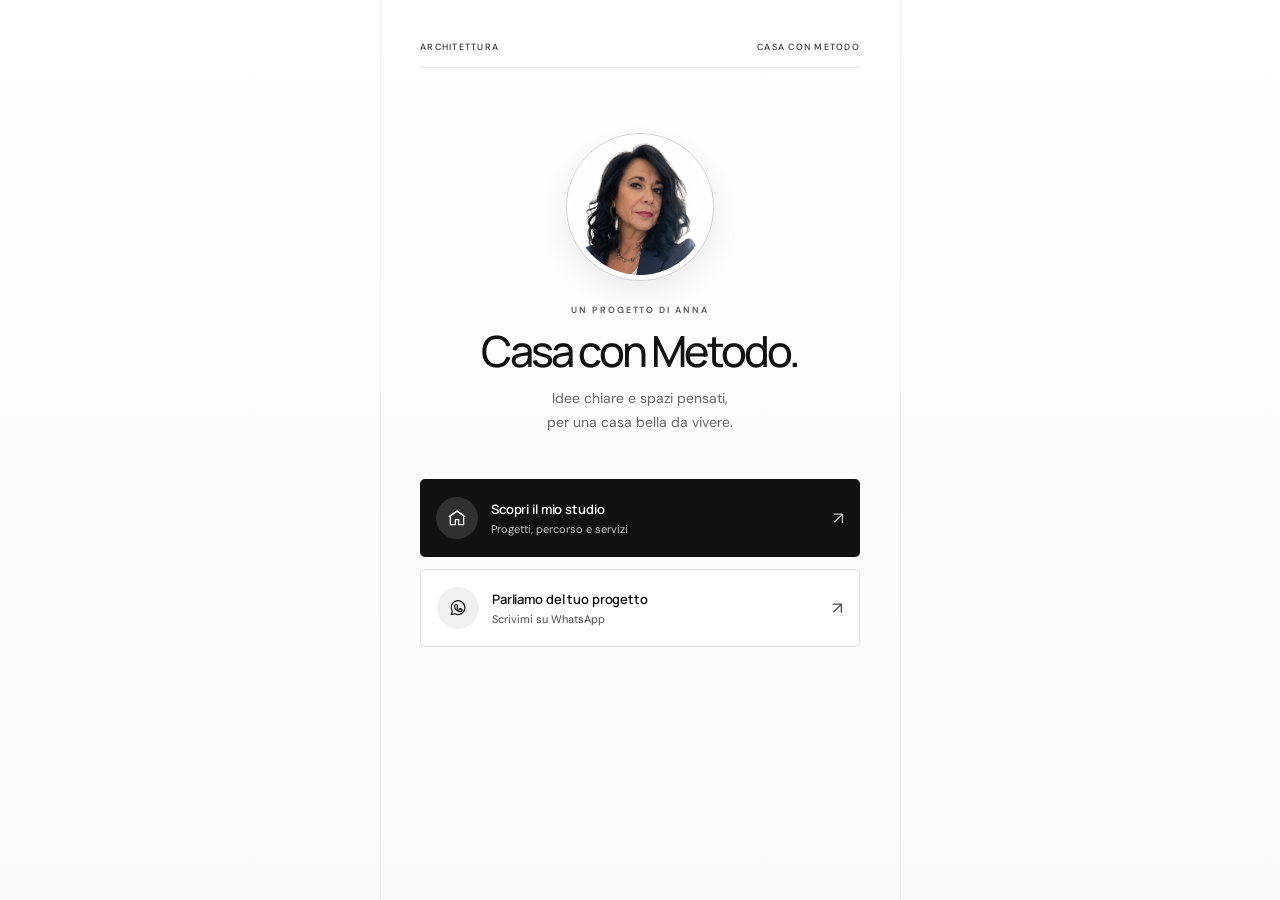
<file: index.html>
<!doctype html>
<html lang="it">
<head>
  <meta charset="utf-8">
  <meta name="viewport" content="width=device-width, initial-scale=1">
  <meta name="theme-color" content="#f6f4ee">
  <meta name="description" content="Casa con Metodo — idee e consulenze per progettare una casa bella da vivere.">
  <title>Casa con Metodo — Anna</title>
  <link rel="preconnect" href="https://fonts.googleapis.com">
  <link rel="preconnect" href="https://fonts.gstatic.com" crossorigin>
  <link href="https://fonts.googleapis.com/css2?family=DM+Sans:wght@400;500;600&family=Manrope:wght@400;500;600;700&display=swap" rel="stylesheet">
  <link rel="stylesheet" href="styles.css">
  <script src="config.js" defer></script>
  <script src="app.js" defer></script>
</head>
<body>
  <main class="page-shell">
    <div class="topline"><span class="topline-label">ARCHITETTURA</span><span class="topline-label">CASA CON METODO</span></div>
    <section class="profile" aria-labelledby="brand-name">
      <div class="portrait-frame"><img class="portrait" src="assets/anna-profile.jpg" alt="Anna, architetta e volto di Casa con Metodo"></div>
      <p class="eyebrow">UN PROGETTO DI ANNA</p>
      <h1 id="brand-name">Casa con<br class="mobile-break"> Metodo<span class="period">.</span></h1>
      <p class="intro">Idee chiare e spazi pensati,<br class="desktop-break"> per una casa bella da vivere.</p>
    </section>
    <nav class="links" aria-label="Scopri Casa con Metodo">
      <a class="link-card primary" id="site-link" href="#" target="_blank" rel="noopener noreferrer">
        <span class="link-icon" aria-hidden="true"><svg viewBox="0 0 24 24"><path d="M4 20V9.5L12 4l8 5.5V20h-6v-6h-4v6H4Z"/><path d="M2.5 10.2 12 3.5l9.5 6.7"/></svg></span>
        <span class="link-copy"><strong id="site-label">Scopri il mio studio</strong><small id="site-caption">Progetti, percorso e servizi</small></span>
        <span class="arrow" aria-hidden="true">↗</span>
      </a>
      <a class="link-card secondary" id="whatsapp-link" href="#" target="_blank" rel="noopener noreferrer">
        <span class="link-icon whatsapp" aria-hidden="true"><svg viewBox="0 0 24 24"><path d="M20.2 11.8a8.2 8.2 0 0 1-12.1 7.1L4 20l1.2-4a8.2 8.2 0 1 1 15-4.2Z"/><path d="M9 8.2c.2-.4.4-.4.7-.4h.5c.2 0 .4.1.5.4l.8 1.8c.1.3.1.5-.1.7l-.6.7c-.2.2-.2.4 0 .7.5.8 1.2 1.4 2 1.8.3.1.5.1.7-.1l.8-.9c.2-.2.4-.3.7-.1l1.7.8c.3.1.4.3.4.5 0 .3-.2 1.2-.8 1.7-.5.5-1.2.8-2 .7-1.2-.2-2.7-.9-4.1-2.1-1.1-1-2.1-2.5-2.3-3.6-.2-.9.1-1.7.5-2.2Z"/></svg></span>
        <span class="link-copy"><strong id="contact-label">Parliamo del tuo progetto</strong><small id="contact-caption">Scrivimi su WhatsApp</small></span>
        <span class="arrow" aria-hidden="true">↗</span>
      </a>
    </nav>
  </main>
</body>
</html>
</file>
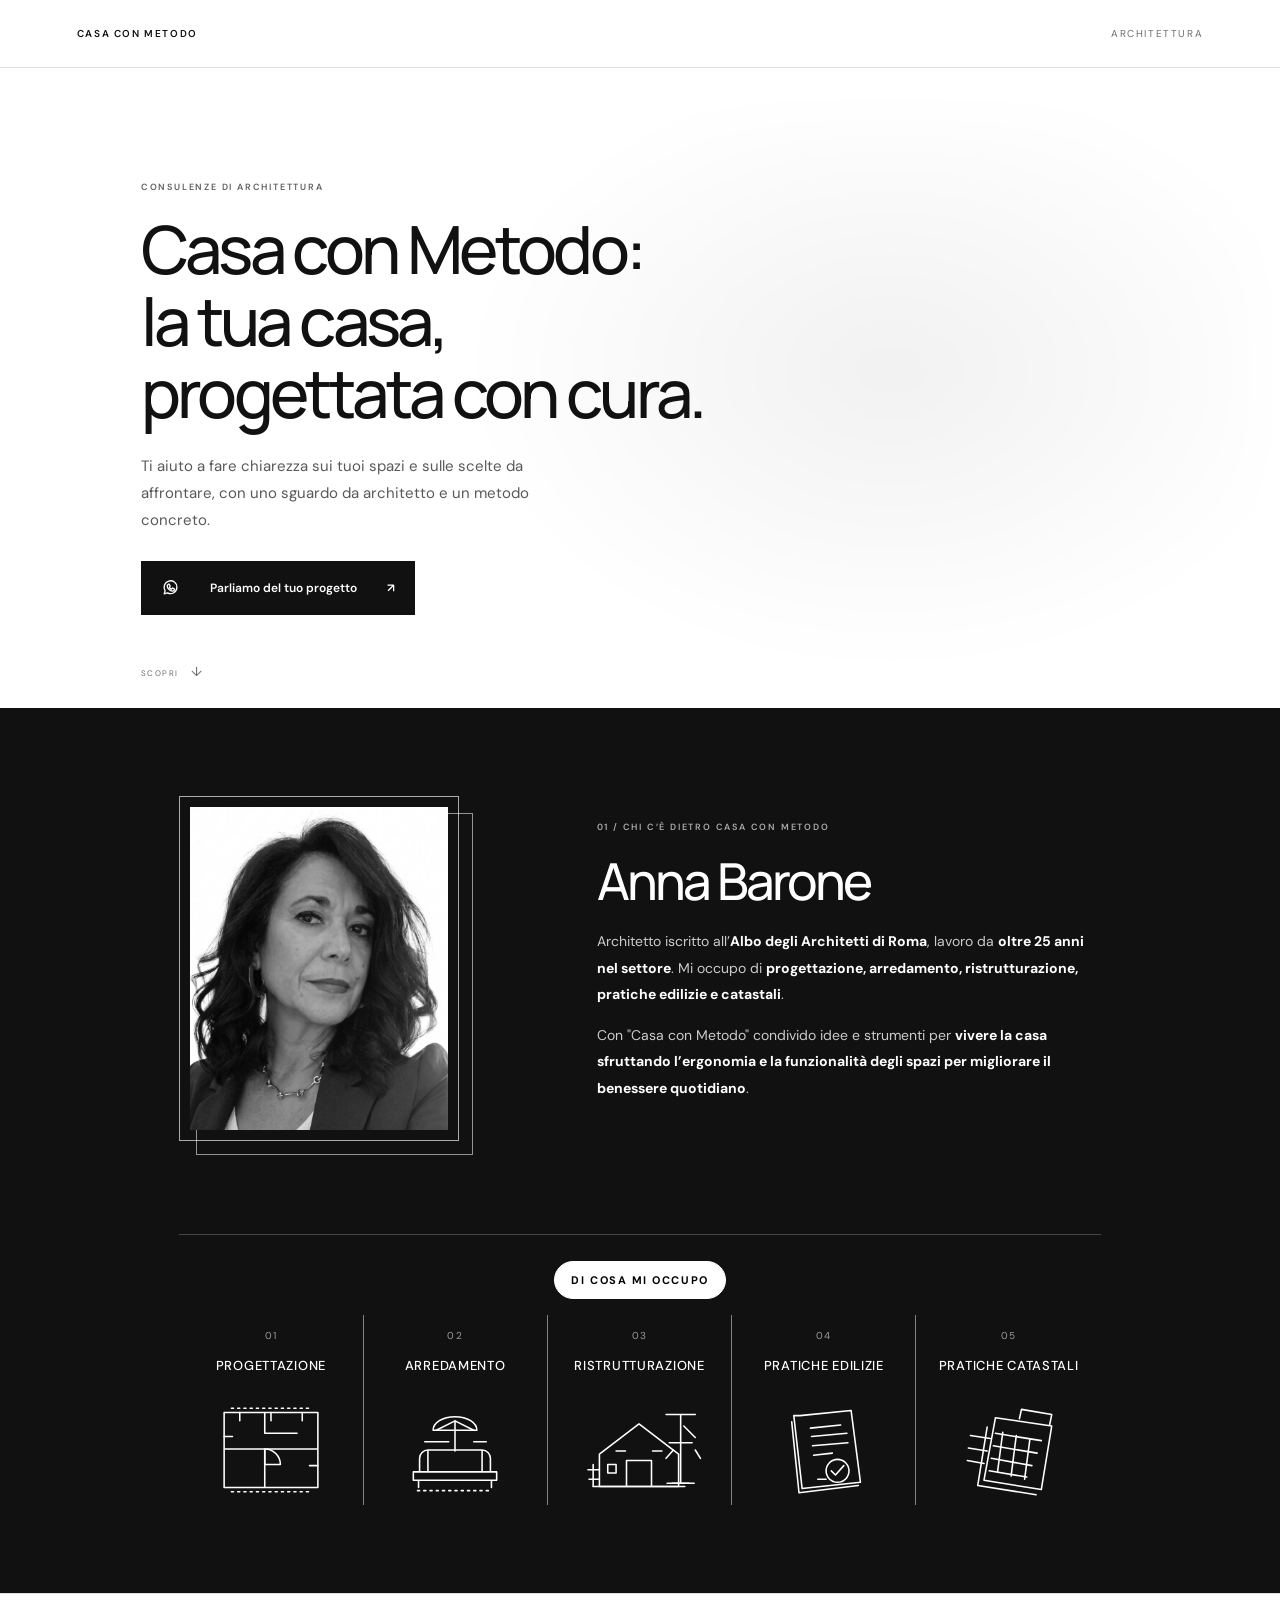
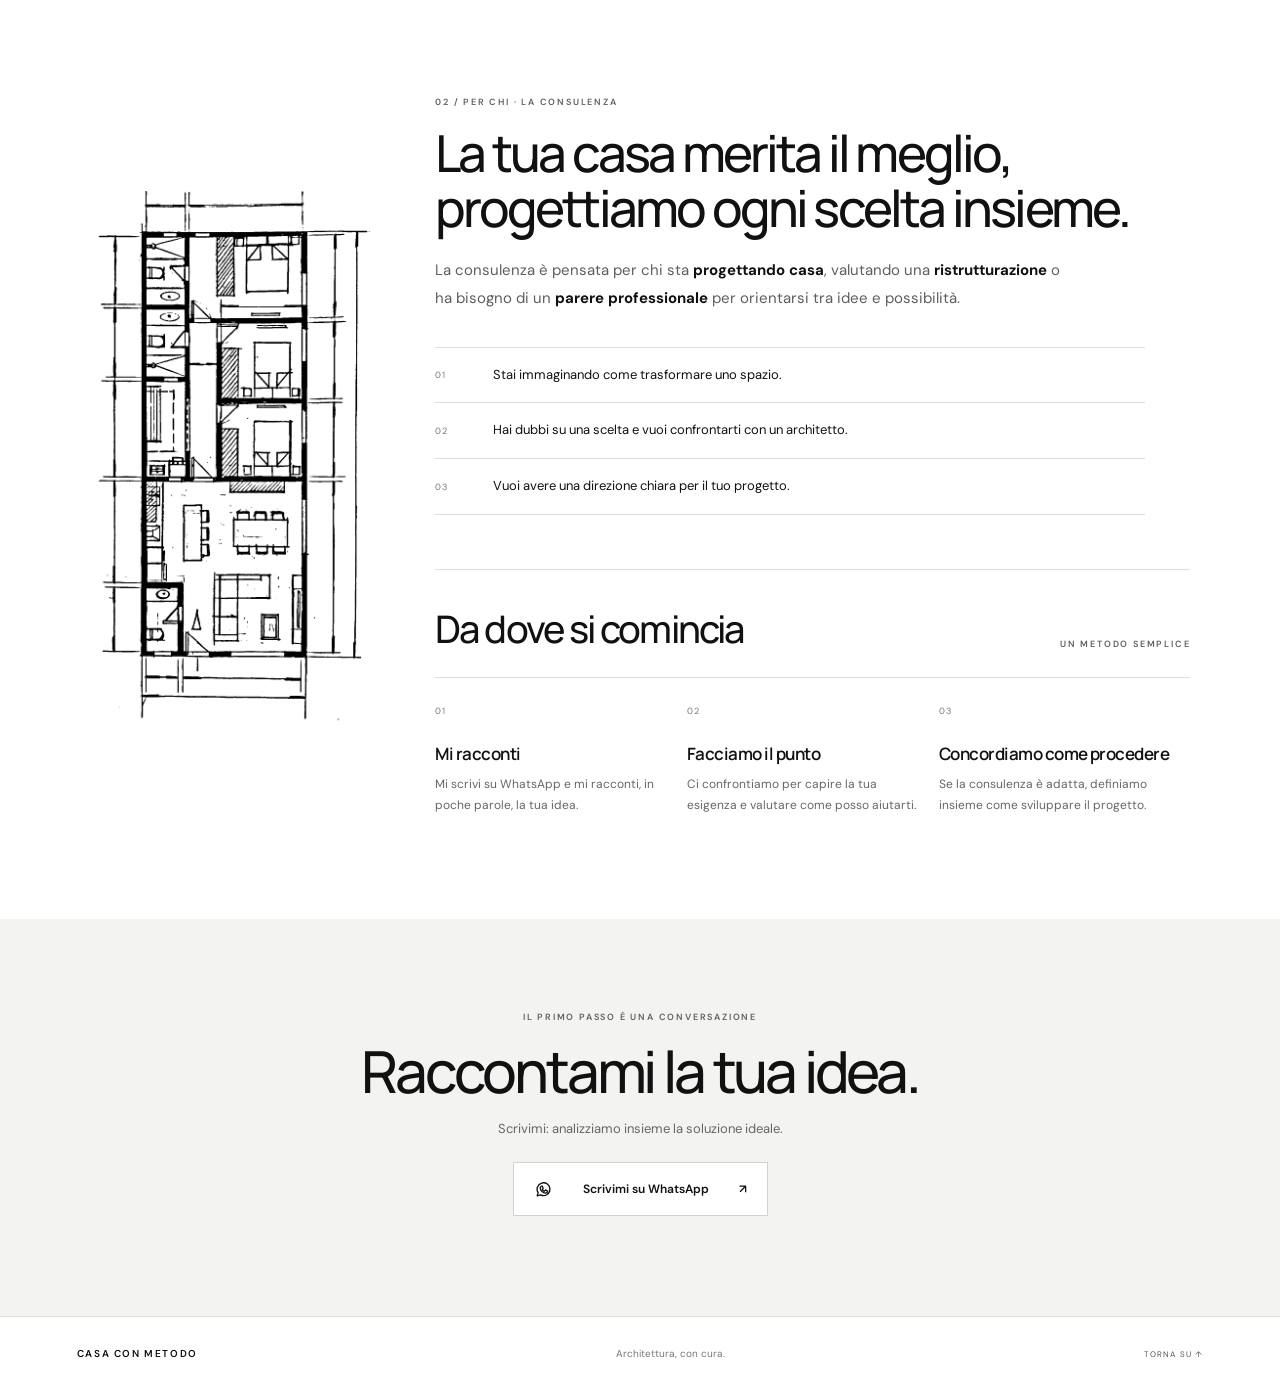
<file: landing.html>
<!doctype html>
<html lang="it">
<head>
  <meta charset="utf-8">
  <meta name="viewport" content="width=device-width, initial-scale=1">
  <meta name="theme-color" content="#fff">
  <meta name="description" content="Anna Barone, architetto iscritta all’Albo degli Architetti di Roma, da oltre 25 anni nel settore. Progettazione, arredamento, ristrutturazioni, pratiche edilizie e catastali.">
  <title>Anna Barone, architetto di Roma | Casa con Metodo</title>
  <link rel="preconnect" href="https://fonts.googleapis.com">
  <link rel="preconnect" href="https://fonts.gstatic.com" crossorigin>
  <link href="https://fonts.googleapis.com/css2?family=DM+Sans:wght@400;500;600&family=Manrope:wght@400;500;600;700&display=swap" rel="stylesheet">
  <link rel="stylesheet" href="landing.css">
  <script src="config.js" defer></script>
  <script src="landing.js" defer></script>
</head>
<body>
  <header class="site-header" id="top">
    <a class="wordmark" href="index.html" aria-label="Casa con Metodo, pagina iniziale">CASA CON METODO</a>
    <span class="header-note">ARCHITETTURA</span>
  </header>

  <main>
    <section class="hero" aria-labelledby="hero-title">
      <div class="hero-copy">
        <p class="eyebrow">CONSULENZE DI ARCHITETTURA</p>
        <h1 id="hero-title">Casa con Metodo:<br class="desktop-only"> la tua casa, progettata con cura.</h1>
        <p class="hero-intro">Ti aiuto a fare chiarezza sui tuoi spazi e sulle scelte da affrontare, con uno sguardo da architetto e un metodo concreto.</p>
        <a class="button button-dark" data-whatsapp href="#contatti"><svg class="whatsapp-icon" viewBox="0 0 24 24" aria-hidden="true"><path d="M20.1 11.7a8.1 8.1 0 0 1-12 7L4 20l1.2-4a8.1 8.1 0 1 1 14.9-4.3Z"/><path d="M9 8.3c.2-.4.4-.5.7-.5h.5c.2 0 .4.1.5.4l.8 1.8c.1.3.1.5-.1.7l-.6.7c-.2.2-.2.4 0 .7.5.8 1.2 1.4 2 1.8.3.1.5.1.7-.1l.8-.9c.2-.2.4-.3.7-.1l1.7.8c.3.1.4.3.4.5 0 .3-.2 1.2-.8 1.7-.5.5-1.2.8-2 .7-1.2-.2-2.7-.9-4.1-2.1-1.1-1-2.1-2.5-2.3-3.6-.2-.9.1-1.7.5-2.2Z"/></svg><span>Parliamo del tuo progetto</span><span aria-hidden="true">↗</span></a>
      </div>
      <a class="scroll-cue" href="#chi" aria-label="Scopri chi sono">SCOPRI <span aria-hidden="true">↓</span></a>
    </section>

    <section class="about" id="chi" aria-labelledby="about-title">
      <div class="about-photo"><img src="assets/anna-profile.jpg" alt="Ritratto di Anna Barone, architetto"></div>
      <div class="about-copy">
        <p class="eyebrow">01 / CHI C’È DIETRO CASA CON METODO</p>
        <h2 id="about-title">Anna Barone</h2>
        <p>Architetto iscritto all’<strong>Albo degli Architetti di Roma</strong>, lavoro da <strong>oltre 25 anni nel settore</strong>. Mi occupo di <strong>progettazione, arredamento, ristrutturazione, pratiche edilizie e catastali</strong>.</p>
        <p>Con &quot;Casa con Metodo&quot; condivido idee e strumenti per <strong>vivere la casa sfruttando l’ergonomia e la funzionalità degli spazi per migliorare il benessere quotidiano</strong>.</p>
      </div>
      <div class="services-panel" aria-label="Ambiti di lavoro">
        <p class="services-label">DI COSA MI OCCUPO</p>
        <div class="services-tags">
          <article class="service-item">
            <span class="service-number">01</span><h3>Progettazione</h3>
            <svg viewBox="0 0 120 96" aria-hidden="true"><g fill="none" stroke="currentColor" stroke-width="1.5" stroke-linecap="round" stroke-linejoin="round"><path d="M15 12h90v72H15zM15 47h39v37M54 47h51M54 12v20h31"/><path d="M54 47a15 15 0 0 1 15 15M54 47v15h15M30 12v8m30-8v8m30-8v8M15 35h8m82 28h-8"/><path d="M22 8h76M22 88h76" stroke-dasharray="2 4"/></g></svg>
          </article>
          <article class="service-item">
            <span class="service-number">02</span><h3>Arredamento</h3>
            <svg viewBox="0 0 120 96" aria-hidden="true"><g fill="none" stroke="currentColor" stroke-width="1.5" stroke-linecap="round" stroke-linejoin="round"><path d="M20 69h80v8H20zM26 69V56a8 8 0 0 1 8-8h52a8 8 0 0 1 8 8v13M34 48v21m52-21v21M25 77v7m70-7v7M60 20v29m0-29-18 9m18-9 18 9"/><path d="M39 29c0-7 9-13 21-13s21 6 21 13H39zM31 40h23m24 0h12"/><path d="M24 87h72" stroke-dasharray="2 4"/></g></svg>
          </article>
          <article class="service-item">
            <span class="service-number">03</span><h3>Ristrutturazione</h3>
            <svg viewBox="0 0 120 96" aria-hidden="true"><g fill="none" stroke="currentColor" stroke-width="1.5" stroke-linecap="round" stroke-linejoin="round"><path d="M22 52 60 23l38 29v31H22zM48 83V58h24v25M38 49h9m26 0h9"/><path d="M86 14h28M100 14v66m-8 0h16m-5-55 11 11M89 41h22M93 48l-7 8m28-8 5 8"/><path d="M87 80h26M16 83h88M30 62h8v8h-8z"/><path d="M11 67h11m-6-5v21M12 76h9"/></g></svg>
          </article>
          <article class="service-item">
            <span class="service-number">04</span><h3>Pratiche edilizie</h3>
            <svg viewBox="0 0 120 96" aria-hidden="true"><g fill="none" stroke="currentColor" stroke-width="1.5" stroke-linecap="round" stroke-linejoin="round"><path d="m37 15 49-5 9 69-56 6-8-70zM29 21l7 68 57-7M47 27l29-3m-28 11 34-3m-33 12 34-3m-33 12 18-2"/><circle cx="73" cy="68" r="11"/><path d="m67 68 4 4 8-9M54 76h8"/></g></svg>
          </article>
          <article class="service-item">
            <span class="service-number">05</span><h3>Pratiche catastali</h3>
            <svg viewBox="0 0 120 96" aria-hidden="true"><g fill="none" stroke="currentColor" stroke-width="1.5" stroke-linecap="round" stroke-linejoin="round"><path d="m47 17 54 8-10 61-55-9 11-60zM39 26l-9 56 56 9M47 32l44 7M45 44l42 7M43 56l39 7M41 68l36 6"/><path d="m54 31-5 38m18-35-5 39m18-35-5 38M23 34l19 3m-21 9 18 3m-19 9 16 3"/><path d="m70 18 2-9 29 5-2 10"/></g></svg>
          </article>
        </div>
      </div>
    </section>

    <section class="section combined" id="per-chi" aria-labelledby="audience-title">
      <div class="section-index" aria-hidden="true">
        <img class="floorplan-illustration" src="assets/floorplan-black-white.png" alt="">
      </div>
      <div class="section-main">
        <p class="eyebrow">02 / PER CHI · LA CONSULENZA</p>
        <h2 id="audience-title">La tua casa merita il meglio,<br>progettiamo ogni scelta insieme.</h2>
        <p class="body-copy">La consulenza è pensata per chi sta <strong>progettando casa</strong>, valutando una <strong>ristrutturazione</strong> o ha bisogno di un <strong>parere professionale</strong> per orientarsi tra idee e possibilità.</p>
        <div class="audience-list">
          <div><span>01</span><p>Stai immaginando come trasformare uno spazio.</p></div>
          <div><span>02</span><p>Hai dubbi su una scelta e vuoi confrontarti con un architetto.</p></div>
          <div><span>03</span><p>Vuoi avere una direzione chiara per il tuo progetto.</p></div>
        </div>
        <div class="method-block">
          <div class="method-heading"><p class="eyebrow">UN METODO SEMPLICE</p><h3>Da dove si comincia</h3></div>
          <div class="steps">
            <article><span>01</span><h4>Mi racconti</h4><p>Mi scrivi su WhatsApp e mi racconti, in poche parole, la tua idea.</p></article>
            <article><span>02</span><h4>Facciamo il punto</h4><p>Ci confrontiamo per capire la tua esigenza e valutare come posso aiutarti.</p></article>
            <article><span>03</span><h4>Concordiamo come procedere</h4><p>Se la consulenza è adatta, definiamo insieme come sviluppare il progetto.</p></article>
          </div>
        </div>
      </div>
    </section>

    <section class="contact" id="contatti" aria-labelledby="contact-title">
      <p class="eyebrow">IL PRIMO PASSO È UNA CONVERSAZIONE</p>
      <h2 id="contact-title">Raccontami la tua idea.</h2>
      <p>Scrivimi: analizziamo insieme la soluzione ideale.</p>
      <a class="button button-light" data-whatsapp href="#"><svg class="whatsapp-icon" viewBox="0 0 24 24" aria-hidden="true"><path d="M20.1 11.7a8.1 8.1 0 0 1-12 7L4 20l1.2-4a8.1 8.1 0 1 1 14.9-4.3Z"/><path d="M9 8.3c.2-.4.4-.5.7-.5h.5c.2 0 .4.1.5.4l.8 1.8c.1.3.1.5-.1.7l-.6.7c-.2.2-.2.4 0 .7.5.8 1.2 1.4 2 1.8.3.1.5.1.7-.1l.8-.9c.2-.2.4-.3.7-.1l1.7.8c.3.1.4.3.4.5 0 .3-.2 1.2-.8 1.7-.5.5-1.2.8-2 .7-1.2-.2-2.7-.9-4.1-2.1-1.1-1-2.1-2.5-2.3-3.6-.2-.9.1-1.7.5-2.2Z"/></svg><span>Scrivimi su WhatsApp</span><span aria-hidden="true">↗</span></a>
    </section>
  </main>

  <footer class="site-footer"><a class="wordmark" href="index.html">CASA CON METODO</a><span>Architettura, con cura.</span><a href="#top" class="back-top">TORNA SU ↑</a></footer>
</body>
</html>
</file>
<file: styles.css>
:root{color-scheme:light;--paper:#fff;--ink:#111;--muted:#686868;--olive:#111;--line:#e6e6e6;--white:#fff}*{box-sizing:border-box}html{min-height:100%;background:var(--paper)}body{margin:0;min-height:100vh;color:var(--ink);font-family:"DM Sans",sans-serif;background:linear-gradient(180deg,#fff 0%,#fafafa 100%)}.page-shell{width:min(100% - 48px,440px);min-height:100svh;margin:0 auto;display:flex;flex-direction:column;align-items:center;padding:28px 0 24px;position:relative}.page-shell:before,.page-shell:after{content:"";position:fixed;z-index:0;top:0;bottom:0;width:1px;background:rgba(0,0,0,.045)}.page-shell:before{left:calc(50% - 260px)}.page-shell:after{left:calc(50% + 260px)}.topline{width:100%;height:40px;display:flex;justify-content:space-between;align-items:center;border-bottom:1px solid var(--line);position:relative;z-index:1}.brand-mark{font-family:Manrope,sans-serif;font-size:13px;letter-spacing:.13em;font-weight:700}.brand-mark span{color:#111;padding:0 2px}.topline-label{font-family:"DM Sans",sans-serif;font-size:9px;line-height:1;letter-spacing:.14em;font-weight:500;color:#333}.profile{position:relative;z-index:1;display:flex;flex-direction:column;align-items:center;text-align:center;padding-top:48px}.portrait-frame{width:148px;height:148px;border-radius:50%;padding:5px;border:1px solid #d5d5d5;box-shadow:0 10px 30px rgba(0,0,0,.08);background:#fff;overflow:hidden}.portrait{width:100%;height:100%;object-fit:cover;object-position:50% 10%;border-radius:50%;display:block}.eyebrow{margin:23px 0 11px;font-size:9px;letter-spacing:.22em;color:#555;font-weight:600}.profile h1{font-family:Manrope,sans-serif;font-weight:500;font-size:43px;line-height:1.1;letter-spacing:-.065em;margin:0}.period{color:#111}.intro{font-size:14px;line-height:1.7;color:#666;margin:13px 0 0}.links{width:100%;display:grid;gap:12px;margin-top:36px;position:relative;z-index:1}.link-card{min-height:78px;border-radius:5px;display:flex;align-items:center;padding:13px 16px;text-decoration:none;transition:transform .2s,box-shadow .2s,border-color .2s}.link-card:hover{transform:translateY(-2px);box-shadow:0 10px 22px rgba(0,0,0,.09)}.link-card:focus-visible{outline:3px solid #888;outline-offset:3px}.primary{background:#111;color:#fff}.secondary{border:1px solid #dedede;background:#fff;color:var(--ink)}.link-icon{width:42px;height:42px;border-radius:50%;background:rgba(255,255,255,.13);display:grid;place-items:center;flex:none}.secondary .link-icon{background:#f0f0f0;color:#111}.link-icon svg{width:20px;height:20px;fill:none;stroke:currentColor;stroke-width:1.45;stroke-linecap:round;stroke-linejoin:round}.link-copy{display:flex;flex-direction:column;gap:4px;margin-left:13px;text-align:left}.link-copy strong{font-family:Manrope,sans-serif;font-size:13px;font-weight:600;letter-spacing:-.01em}.link-copy small{font-size:11px;opacity:.76}.arrow{margin-left:auto;font-size:17px;opacity:.75;padding-left:10px}.mobile-break{display:none}@media(max-width:520px){.page-shell{width:min(100% - 40px,400px);padding-top:21px}.page-shell:before{left:10px}.page-shell:after{left:auto;right:10px}.profile{padding-top:34px}.portrait-frame{width:136px;height:136px}.profile h1{font-size:40px}.intro{font-size:14px}.links{margin-top:29px;gap:11px}.link-card{min-height:76px;padding:12px 14px}.mobile-break{display:block}.desktop-break{display:none}}@media(min-width:521px) and (min-height:800px){.profile{padding-top:65px}.links{margin-top:44px}}
</file>
<file: landing.css>
:root{--black:#111;--white:#fff;--soft:#f5f5f3;--gray:#6d6d6d;--rule:#dededb;--serif:Manrope,sans-serif;--sans:"DM Sans",sans-serif}*{box-sizing:border-box}html{scroll-behavior:smooth;scroll-padding-top:24px}body{margin:0;background:var(--white);color:var(--black);font-family:var(--sans);-webkit-font-smoothing:antialiased}a{color:inherit}.site-header{height:68px;padding:0 clamp(22px,6vw,88px);display:flex;align-items:center;justify-content:space-between;border-bottom:1px solid var(--rule)}.wordmark,.header-note{font-family:var(--sans);font-size:10px;font-weight:600;letter-spacing:.16em;text-decoration:none}.header-note{font-weight:400;color:var(--gray)}.hero{min-height:640px;max-width:1440px;margin:auto;padding:96px clamp(24px,11vw,160px) 76px;display:grid;grid-template-columns:1fr;align-items:center;gap:8vw;position:relative}.hero-copy{max-width:610px}.eyebrow{margin:0 0 20px;font-size:9px;letter-spacing:.2em;font-weight:600;color:#606060}.hero h1,.section h2,.method h2,.about h2,.contact h2{font-family:var(--serif);font-weight:500;letter-spacing:-.055em;line-height:1.08}.hero h1{font-size:clamp(38px,5.2vw,70px);margin:0;max-width:700px}.hero-intro{max-width:450px;margin:24px 0 27px;color:#595959;font-size:15px;line-height:1.8}.button{min-height:54px;display:inline-flex;align-items:center;justify-content:space-between;gap:30px;padding:0 20px;text-decoration:none;font-size:12px;font-weight:600;transition:transform .2s,background .2s}.button:hover{transform:translateY(-2px)}.button-dark{background:var(--black);color:var(--white);min-width:245px}.button-dark:hover{background:#333}.hero-footnote{font-size:10px;color:#777;margin:12px 0 0}.hero-photo{margin:0;justify-self:end;width:min(100%,340px);position:relative}.hero-photo:before{content:"";position:absolute;inset:14px -14px -14px 14px;border:1px solid #d9d9d7;z-index:0}.hero-photo img{position:relative;z-index:1;display:block;width:100%;aspect-ratio:4/5;object-fit:cover;object-position:center 38%;filter:grayscale(100%)}.hero-photo figcaption{position:relative;z-index:1;padding-top:14px;font-size:10px;letter-spacing:.1em;text-transform:uppercase}.scroll-cue{position:absolute;left:clamp(24px,11vw,160px);bottom:28px;text-decoration:none;font-size:8px;letter-spacing:.18em;color:#6c6c6c}.scroll-cue span{margin-left:9px;font-size:13px}.section{max-width:1150px;margin:0 auto;padding:105px clamp(24px,7vw,90px);display:grid;grid-template-columns:170px 1fr;gap:45px;border-top:1px solid var(--rule)}.section-index{font-size:9px;letter-spacing:.16em;color:#777;padding-top:6px}.section-main{max-width:790px}.section .eyebrow{margin-bottom:17px}.section h2,.method h2,.about h2,.contact h2{font-size:clamp(32px,4vw,51px);margin:0}.body-copy{font-size:15px;line-height:1.85;color:#5e5e5e;max-width:640px;margin:22px 0 34px}.audience-list{border-top:1px solid var(--rule);max-width:710px}.audience-list div{display:grid;grid-template-columns:48px 1fr;align-items:center;gap:10px;border-bottom:1px solid var(--rule);padding:17px 0}.audience-list span,.steps article>span{font-size:9px;letter-spacing:.12em;color:#777}.audience-list p{margin:0;font-size:13px;line-height:1.6}.offer{background:var(--soft);border:0;max-width:none;padding-left:max(calc((100% - 970px)/2),clamp(24px,7vw,90px));padding-right:max(calc((100% - 970px)/2),clamp(24px,7vw,90px))}.offer-layout{display:grid;grid-template-columns:1fr 1fr;gap:9vw;max-width:970px}.service-list{list-style:none;padding:0;margin:0 0 24px;border-top:1px solid #d8d8d5}.service-list li{padding:13px 0;border-bottom:1px solid #d8d8d5;font-family:var(--serif);font-size:17px;font-weight:500}.offer-detail p{font-size:14px;line-height:1.85;color:#5c5c5c;margin:0 0 16px}.text-link{display:inline-flex;gap:18px;align-items:center;margin-top:8px;text-decoration:none;border-bottom:1px solid #999;padding:0 0 8px;font-size:12px;font-weight:600}.method{max-width:1150px;margin:0 auto;padding:104px clamp(24px,7vw,90px) 115px}.method-heading{display:flex;align-items:flex-end;justify-content:space-between;gap:20px;margin-bottom:47px}.method-heading .eyebrow{margin-bottom:0}.steps{display:grid;grid-template-columns:repeat(3,1fr);border-top:1px solid var(--rule)}.steps article{padding:22px 26px 0 0}.steps h3{font-family:var(--serif);font-size:19px;letter-spacing:-.03em;font-weight:600;margin:28px 0 10px}.steps p{font-size:12px;line-height:1.8;color:#666;max-width:260px;margin:0}.about{background:#111;color:#fff;padding:88px clamp(24px,14vw,200px);display:grid;grid-template-columns:minmax(180px,.65fr) 1fr;gap:clamp(32px,7vw,100px);align-items:center}.about-photo{max-width:280px}.about-photo img{display:block;width:100%;aspect-ratio:4/5;object-fit:cover;object-position:center 34%;filter:grayscale(100%)}.about-copy{max-width:520px}.about-copy .eyebrow{color:#aaa}.about h2{margin-bottom:20px}.about-copy>p:not(.eyebrow):not(.signature){font-size:14px;line-height:1.9;color:#ccc}.signature{font-family:var(--serif);font-size:19px;margin:25px 0 0}.signature span{color:#aaa}.contact{text-align:center;background:#f3f3f1;padding:92px 24px 100px}.contact .eyebrow{margin-bottom:17px}.contact h2{font-size:clamp(36px,5vw,58px)}.contact>p:not(.eyebrow){font-size:13px;color:#666;margin:17px 0 25px}.button-light{background:#fff;border:1px solid #d2d2cf;min-width:225px;text-align:left}.button-light:hover{background:#f8f8f7}.site-footer{min-height:74px;padding:18px clamp(22px,6vw,88px);display:flex;align-items:center;justify-content:space-between;gap:16px;border-top:1px solid var(--rule);font-size:10px;color:#777}.site-footer .wordmark{color:#111}.back-top{text-decoration:none;font-size:8px;letter-spacing:.14em;color:#555}.desktop-only{display:inline}
@media(max-width:760px){.site-header{height:58px;padding:0 22px}.wordmark,.header-note{font-size:8px;letter-spacing:.12em}.hero{min-height:unset;padding:54px 24px 68px;grid-template-columns:1fr;gap:34px}.hero-copy{max-width:560px}.hero h1{font-size:clamp(38px,10vw,54px)}.hero-intro{font-size:14px;line-height:1.75;margin:18px 0 22px}.hero-photo{justify-self:center;width:min(78%,310px);margin:0 auto 4px}.hero-photo:before{inset:10px -10px -10px 10px}.hero-photo img{aspect-ratio:4/4.7;object-position:center 32%}.scroll-cue{left:24px;bottom:23px}.section{padding:72px 24px;grid-template-columns:1fr;gap:19px}.section-index{padding:0}.section h2,.method h2,.about h2{font-size:36px}.body-copy{font-size:14px;margin:18px 0 26px}.audience-list div{grid-template-columns:35px 1fr;padding:15px 0}.audience-list p{font-size:12px}.offer{padding:72px 24px}.offer-layout{grid-template-columns:1fr;gap:24px}.offer-detail p{font-size:13px}.method{padding:72px 24px 78px}.method-heading{align-items:flex-start;flex-direction:column;gap:13px;margin-bottom:30px}.steps{grid-template-columns:1fr}.steps article{display:grid;grid-template-columns:32px 1fr;column-gap:8px;padding:17px 0;border-bottom:1px solid var(--rule)}.steps article>span{grid-row:1 / span 2;padding-top:4px}.steps h3{font-size:17px;margin:0 0 6px}.steps p{grid-column:2;font-size:12px;max-width:none}.about{padding:65px 24px 70px;grid-template-columns:1fr;gap:28px}.about-photo{width:min(60%,230px);justify-self:center}.about-photo img{aspect-ratio:4/4.7;object-position:center 32%}.about h2{font-size:37px}.about-copy>p:not(.eyebrow):not(.signature){font-size:13px}.contact{padding:72px 22px 78px}.contact h2{font-size:40px}.site-footer{padding:18px 20px;flex-wrap:wrap}.site-footer>span{display:none}}
@media(max-width:360px){.hero{padding-left:20px;padding-right:20px}.hero h1{font-size:36px}.section,.offer,.method{padding-left:20px;padding-right:20px}.hero-photo{width:82%}.wordmark,.header-note{font-size:7px}}
/* Geometric accents and integrated profile/services block */
.body-copy strong{font-weight:700;color:#111;text-decoration:none}
.about{position:relative;isolation:isolate;overflow:visible}

.about-photo{position:relative;z-index:1;padding:10px;border:1px solid rgba(255,255,255,.65);background:#111}
.about-photo:before{content:"";position:absolute;z-index:-1;inset:16px -15px -15px 16px;border:1px solid rgba(255,255,255,.55)}
.about-photo img{position:relative;z-index:1;display:block;width:100%;aspect-ratio:4/5;object-fit:cover;object-position:center 34%;filter:grayscale(100%)}
.about .about-copy p.services-label{display:inline-block;margin:27px 0 13px;padding:9px 14px;background:#fff;color:#000;-webkit-text-fill-color:#000;opacity:1;border:1px solid #fff;border-radius:999px;font-size:9px;letter-spacing:.16em;font-weight:700}
.services-tags{display:flex;flex-wrap:wrap;align-items:stretch;gap:10px}
.services-tags span{min-height:0;flex:0 1 auto;border:1px solid rgba(255,255,255,.82);border-radius:4px;padding:13px 17px;font-size:15px;line-height:1.25;color:#fff;display:flex;align-items:center;font-weight:600}
.about-copy strong{color:#fff;font-weight:700}
.whatsapp-icon{width:19px;height:19px;flex:none;fill:none;stroke:currentColor;stroke-width:1.7;stroke-linecap:round;stroke-linejoin:round}
@media(max-width:760px){.about{overflow:visible}.about-photo{width:min(68%,250px);margin:0 auto 8px;padding:8px}.about-photo:before{inset:13px -11px -11px 13px}.services-label{margin-top:24px}.services-tags{gap:9px}.services-tags span{padding:12px 15px;font-size:14px}}

/* One continuous section joins who the consultation is for with how it works. */
.section.combined{width:100%;max-width:none;margin:0;padding:clamp(72px,8vw,112px) clamp(24px,7vw,90px);grid-template-columns:minmax(100px,170px) minmax(0,790px);justify-content:center;gap:45px;border-top:1px solid var(--rule);background:#fff}
.combined .section-main{max-width:790px}
.combined .body-copy strong{color:#111}
.combined .method-block{margin-top:54px;padding-top:38px;border-top:1px solid var(--rule)}
.combined .method-heading{display:flex;align-items:flex-end;justify-content:space-between;gap:20px;margin:0 0 27px}
.combined .method-heading .eyebrow{margin:0}
.combined .method-heading h3{margin:0;font-family:var(--serif);font-size:clamp(27px,3.2vw,38px);font-weight:500;letter-spacing:-.05em;line-height:1.1}
.combined .steps{display:grid;grid-template-columns:repeat(3,minmax(0,1fr));border-top:1px solid var(--rule)}
.combined .steps article{padding:20px 18px 0 0}
.combined .steps h4{font-family:var(--serif);font-size:17px;letter-spacing:-.03em;font-weight:600;margin:23px 0 9px}
.combined .steps p{font-size:12px;line-height:1.8;color:#666;max-width:260px;margin:0}

/* A quiet monochrome light drift lives behind the hero copy. */
.hero{isolation:isolate;overflow:hidden}
.hero:before{content:"";position:absolute;z-index:-1;inset:8% 2% 5% 35%;pointer-events:none;background:radial-gradient(ellipse at 55% 45%,rgba(0,0,0,.055),transparent 68%);filter:blur(24px);animation:ambient-drift 18s ease-in-out infinite alternate}
@keyframes ambient-drift{from{transform:translate3d(-1.5%,0,0) scale(.96);opacity:.55}to{transform:translate3d(1.5%,1%,0) scale(1.06);opacity:.9}}

/* Reveal copy gently as it enters view; the script adds these classes. */
.js-reveal .reveal{opacity:0;transform:translateY(12px);transition:opacity .75s ease,transform .75s ease}
.js-reveal .reveal.is-visible{opacity:1;transform:translateY(0)}
@media(prefers-reduced-motion:reduce){.hero:before{animation:none}.js-reveal .reveal{opacity:1;transform:none;transition:none}}
@media(max-width:760px){.section.combined{padding:72px 24px;grid-template-columns:1fr;gap:19px}.combined .method-block{margin-top:42px;padding-top:30px}.combined .method-heading{align-items:flex-start;flex-direction:column;gap:12px;margin-bottom:24px}.combined .steps{grid-template-columns:1fr}.combined .steps article{display:grid;grid-template-columns:32px 1fr;column-gap:8px;padding:17px 0;border-bottom:1px solid var(--rule)}.combined .steps article>span{grid-row:1 / span 2;padding-top:4px}.combined .steps h4{font-size:16px;margin:0 0 6px}.combined .steps p{grid-column:2;font-size:12px;max-width:none}.hero:before{inset:8% -20% 5% 5%}}

/* Services sit in their own row so they read clearly after Anna's introduction. */
.about{grid-template-rows:auto auto}
.about-photo{grid-column:1;grid-row:1}
.about-copy{grid-column:2;grid-row:1}
.services-panel{grid-column:1/-1;grid-row:2;margin-top:4px;padding-top:26px;border-top:1px solid rgba(255,255,255,.22)}
.about .services-label{display:inline-block;margin:0 0 16px;padding:11px 16px;background:#fff;color:#000;-webkit-text-fill-color:#000;border:1px solid #fff;border-radius:999px;font-size:11px;letter-spacing:.14em;font-weight:700}
.services-tags{display:grid;grid-template-columns:repeat(5,minmax(0,1fr));gap:10px}
.services-tags span{min-height:58px;justify-content:center;text-align:center;padding:12px 14px;font-size:14px}
@media(max-width:760px){.about{grid-template-rows:auto auto auto}.about-photo{grid-column:1;grid-row:1}.about-copy{grid-column:1;grid-row:2}.services-panel{grid-column:1;grid-row:3;margin-top:1px;padding-top:22px}.about .services-label{font-size:10px;margin-bottom:13px}.services-tags{grid-template-columns:repeat(2,minmax(0,1fr));gap:9px}.services-tags span{min-height:54px;padding:11px 9px;font-size:13px}.services-tags span:last-child:nth-child(odd){grid-column:1/-1}}

/* Desk layout: balance the service label, method heading, and section sidebar. */
.services-panel{text-align:center}
.services-tags{justify-items:stretch}
.section-sketch{display:block;width:clamp(112px,14vw,154px);height:auto;margin:42px auto 0;color:#111;opacity:.82}
.combined .method-heading .eyebrow{order:2;margin-left:auto;text-align:right}
.combined .method-heading h3{order:1;text-align:left}
@media(max-width:760px){
  .section-sketch{display:none}
  .combined .method-heading .eyebrow{order:0;margin-left:0;text-align:left}
  .combined .method-heading h3{order:0;text-align:left}
}

/* Five illustrated service columns, separated by fine architectural rules. */
.services-tags{grid-template-columns:repeat(5,minmax(0,1fr));gap:0}
.services-tags .service-item{min-width:0;padding:15px clamp(8px,1.5vw,20px) 5px;border:0;border-right:1px solid rgba(255,255,255,.48);border-radius:0;display:flex;flex-direction:column;align-items:center;justify-content:flex-start;text-align:center;color:#fff}
.services-tags .service-item:last-child{border-right:0}
.services-tags .service-number{display:block;flex:0 0 auto;min-height:0;padding:0;border:0;border-radius:0;color:rgba(255,255,255,.58);font-size:10px;line-height:1.2;letter-spacing:.12em;font-weight:400}
.services-tags .service-item h3{min-height:2.5em;margin:15px 0 10px;font-family:var(--sans);font-size:clamp(10px,1.05vw,13px);font-weight:500;line-height:1.35;letter-spacing:.055em;text-transform:uppercase}
.services-tags .service-item svg{width:min(100%,130px);height:100px;overflow:visible;color:#fff}
.section.combined{grid-template-columns:clamp(210px,24vw,340px) minmax(0,790px);gap:clamp(24px,3vw,44px)}
.section-index{display:flex;align-items:center;justify-content:center;align-self:stretch;min-width:0}
.floorplan-illustration{display:block;width:100%;height:auto;max-height:760px;object-fit:contain;object-position:center;background:#fff}
@media(max-width:760px){
  .services-tags{grid-template-columns:repeat(2,minmax(0,1fr));gap:0}
  .services-tags .service-item{padding:14px 10px 16px;border-right:1px solid rgba(255,255,255,.42);border-bottom:1px solid rgba(255,255,255,.42)}
  .services-tags .service-item:nth-child(2n){border-right:0}
  .services-tags .service-item:nth-child(5){grid-column:1/-1;border-right:0;border-bottom:0}
  .services-tags .service-item h3{min-height:0;margin:10px 0 8px;font-size:11px}
  .services-tags .service-item svg{width:min(74%,150px);height:88px}
  .section.combined{grid-template-columns:1fr;gap:19px}
  .section-index{display:none}
}
</file>
